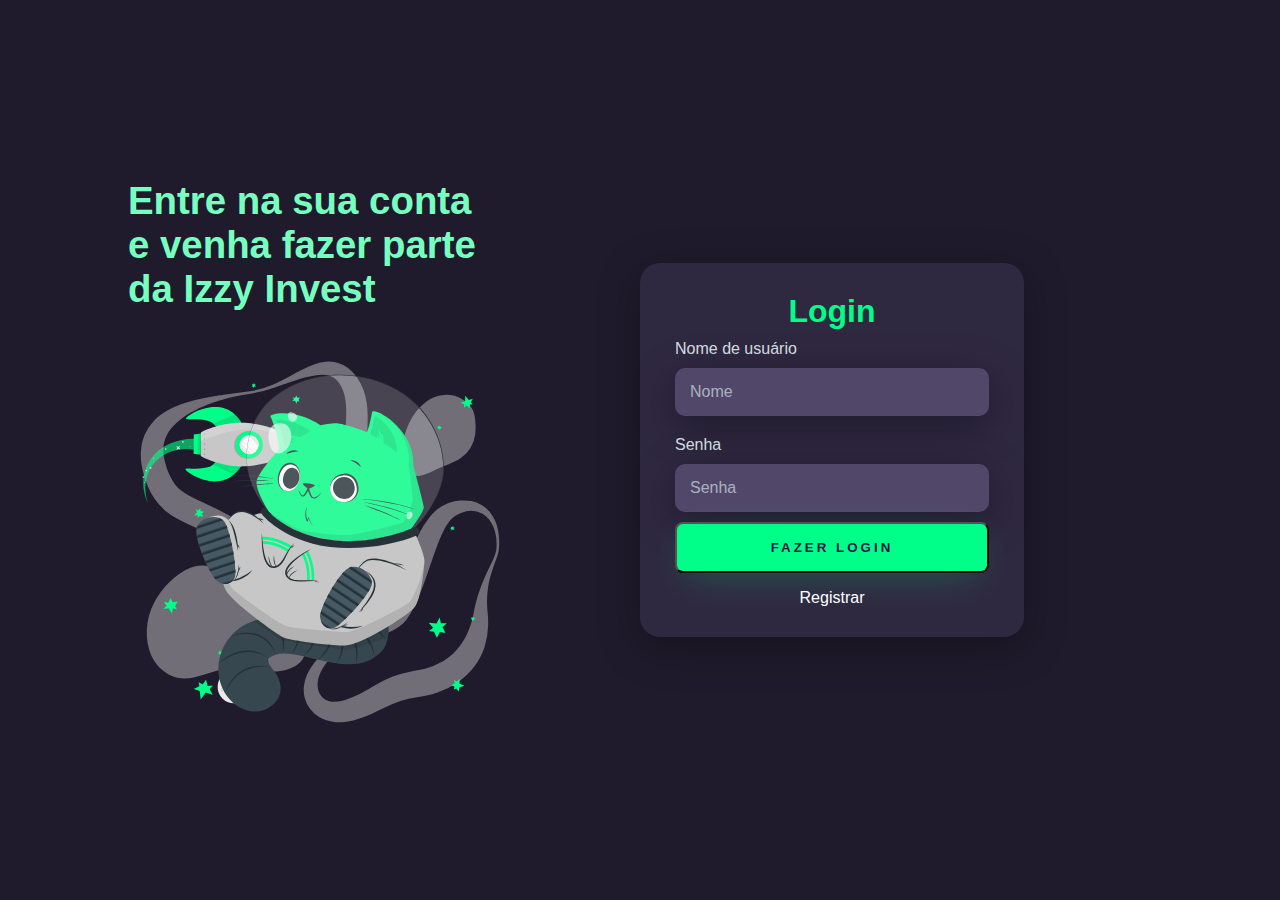
<file: templates/login.html>
<!DOCTYPE html>
<html lang="pt-br">
<head>
<meta charset="UTF-8"/>
<meta http-equiv="X-UA-Compatible" content="IE=edge">
<meta name="viewport" content="width=device-width, initial-scale=1.0">
<link rel="stylesheet" href="/static/styles.css">
<title>Login</title>
</head>
<body>
   <div class="main-login">
    <div class="left-login">
        <h1>Entre na sua conta<br>e venha fazer parte da Izzy Invest </h1>
        <img src="/static/astronauta.svg" class="left-login-image" alt="gato astronauta animação">
    </div>
    <form action="/login" method="post">
        <div class="right-login">
            <div class="card-login">
                <h1>Login</h1>
                <div class="textfield">
                    <label for="username">Nome de usuário</label>
                    <input type="username" name="username" id="username" placeholder="Nome" minlength="8" maxlength="20">
                </div>
                <div class="textfield">
                    <label for="senha">Senha</label>
                    <input type="password" name="password" id="password" placeholder="Senha" minlength="8" maxlength="20">
                </div>
                <button class="btn-login" value="sumbit">Fazer login</button>
                <a href="/register" class="changeRoute">Registrar</a>
            </div>
        </div>
    </form>
</div>
</body>
</html>
</file>
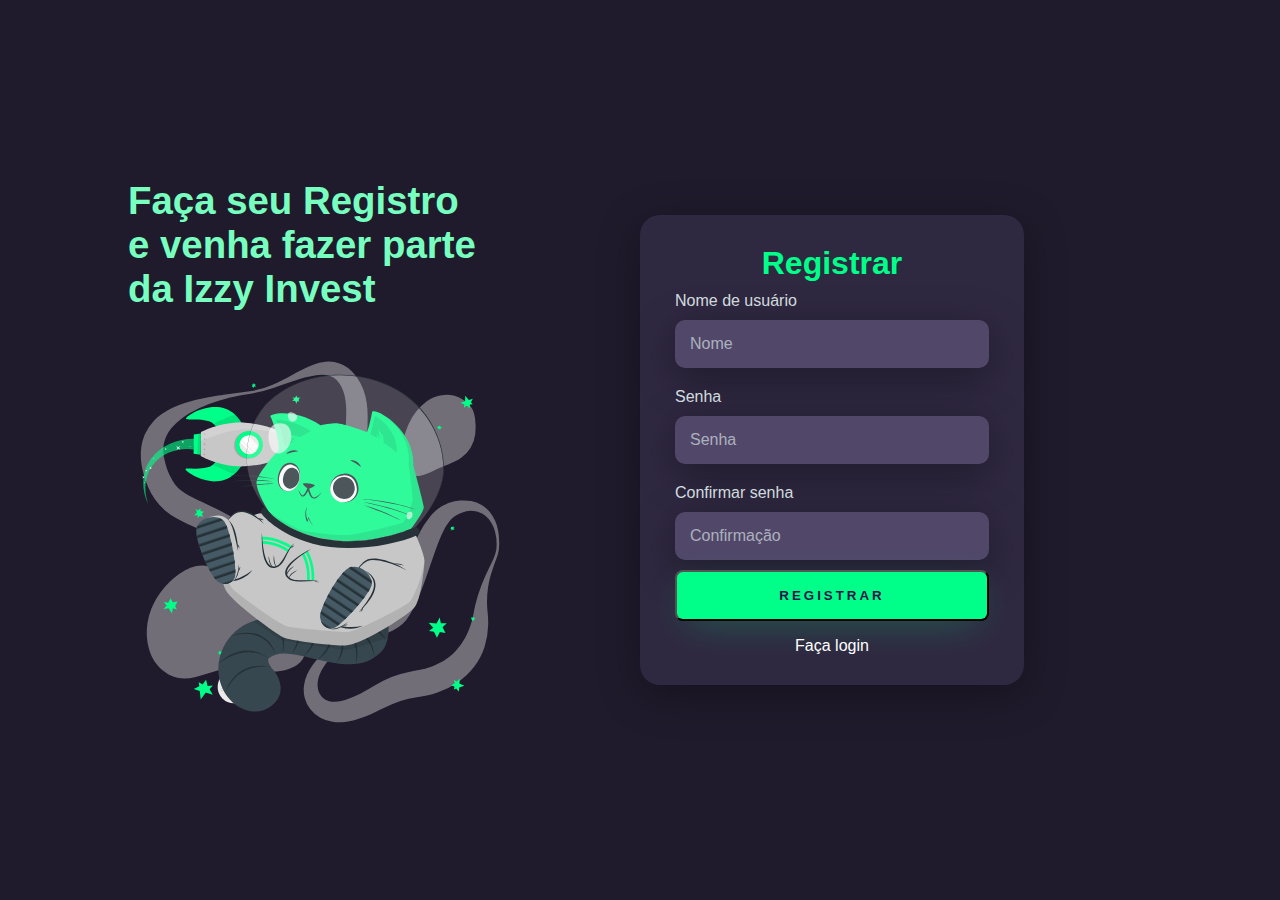
<file: templates/register.html>
<!DOCTYPE html>
<html lang="pt-br">
<head>
<meta charset="UTF-8"/>
<meta http-equiv="X-UA-Compatible" content="IE=edge">
<meta name="viewport" content="width=device-width, initial-scale=1.0">
<link rel="stylesheet" href="/static/styles.css">
<title>Login</title>
</head>
<body>
   <div class="main-login">
    <div class="left-login">
        <h1>Faça seu Registro<br>e venha fazer parte da Izzy Invest </h1>
        <img src="/static/astronauta.svg" class="left-login-image" alt="gato astronauta animação">
    </div>
    <form action="/register" method="post">
        <div class="right-login">
            <div class="card-login">
                <h1>Registrar</h1>
                <div class="textfield">
                    <label for="username">Nome de usuário</label>
                    <input type="username" name="username" id="username" placeholder="Nome" minlength="8" maxlength="20">
                </div>
                <div class="textfield">
                    <label for="senha">Senha</label>
                    <input type="password" name="password" id="password" placeholder="Senha" minlength="8" maxlength="20">
                </div>
                <div class="textfield">
                    <label for="confirmation">Confirmar senha</label>
                    <input type="password" name="confirmation" id="confirmation" placeholder="Confirmação" minlength="8" maxlength="20">
                </div>
                <button class="btn-login" value="sumbit">Registrar</button>
                <a href="/login" class="changeRoute">Faça login</a>
            </div>
        </div>
    </form>
</div>
</body>
</html>
</file>
<file: static/styles.css>
body
{
    background-color: #454d55;
    color: #9a9a9a;
}


nav .navbar-brand
{
    /* size for brand */
    font-size: xx-large;
}

/* Colors for brand */
nav .navbar-brand .blue
{
    color: #537fbe;
}
nav .navbar-brand .red
{
    color: #ea433b;
}
nav .navbar-brand .yellow
{
    color: #f5b82e;
}
nav .navbar-brand .green
{
    color: #2e944b;
}

main .form-control
{
    /* Center form controls */
    display: inline-block;

    /* Override Bootstrap's 100% width for form controls */
    width: auto;
}

main
{
    /* Scroll horizontally as needed */
    overflow-x: auto;

    /* Center contents */
    text-align: center;
}

main img
{
    /* Constrain images on small screens */
    max-width: 100%;
}

main table {
    text-align: left;
}

footer {
    position: fixed;
    padding: 10px 10px 0px 10px;
    bottom: 0;
    width: 100%;
    /* Height of the footer*/
    height: 40px;
}

/* stock style */

input[type="number"]{
    background-color: #454d55;
    border-color: #383c44;
    color: #9a9a9a;
}

input[type="number"]:focus{
    background-color: #454d55;
    color: #cccbcb;
}

.card{
    box-shadow: rgba(99, 99, 99, 0.2) 0px 2px 8px 0px;
    background-color: #383c44;
}

.radio-toolbar {
    margin: 10px;
  }
  
  .radio-toolbar input[type="radio"] {
    opacity: 0;
    position: fixed;
    width: 0;
  }
  
  .radio-toolbar label {
      display: inline-block;
      background-color: rgb(255, 255, 255);
      padding: 5px 20px;
      font-family: sans-serif, Arial;
      font-size: 16px;
      border: 2px solid rgb(219, 219, 219);
      border-radius: 4px;
  }
  
  .radio-toolbar label:hover {
    background-color: rgb(221, 233, 255);
  }
  
  .radio-toolbar input[type="radio"]:focus + label {
      border: 2px solid #444;
  }
  
  .radio-toolbar input[type="radio"]:checked + label {
      background-color: rgb(187, 224, 255);
      border-color: rgb(68, 131, 204);
  }

  input::-webkit-outer-spin-button,
  input::-webkit-inner-spin-button {
      -webkit-appearance: none;
      margin: 0;
  }

  input[type=number]{
    -moz-appearance: textfield;
}

.nav-link:hover{
    color: #2e944b !important; 
}

/* registro thiago */
@import url('https://fonts.googleapis.com/css2?family=Noto+Sans:wght@400;700&display=swap');


body{
    margin: 0;
    font-family: 'Noto Sans', sans-serif;
}

body * {
    box-sizing: border-box;
}

.main-login{
    background: #201b2c;
    display:flex;
    justify-content: center;
    align-items: center;
}

.left-login{
    width:30vw;
    height:100vh;
    display:flex;
    justify-content:center;
    align-items:center;
    flex-direction:column ;
}

.left-login >h1{
    font-size: 3vw;
    color:#77ffc0;
}

.left-login-image{
    width: 32vw;
}

.right-login{
    width:50vw;
    height: 100vh;
    display:flex;
    justify-content: center;
    align-items: center;
}

.card-login{
    width:60%;
    display: flex;
    justify-content: center;
    align-items: center;
    flex-direction: column;
    padding: 30px 35px;
    background: #2f2841;
    border-radius: 20px;
    box-shadow: 0px 10px 40px #00000056 ;
}

.card-login> h1{
    color:#00ff88;
    font-weight: 800;
    margin:0;
}

.textfield{
    width: 100%;
    display: flex;
    flex-direction:column;
    align-items: flex-start;
    justify-content:center;
    margin:10px 0px;
}

.textfield > input{
    width:100%;
    border:none;
    border-radius: 10px;
    padding: 15px;
    background: #514869;
    color:#f0ffffde;
    font-size: 12pt;
    box-shadow: 0px 10px 40px #00000056 ;
    outline: none;
    box-sizing: border-box;
}

.textfield > label{
    color: #f0ffffde;
    margin-bottom: 10px;
}

.textfield > input::placeholder{
    color: #f0ffff94;
}

.btn-login{
    width:100%;
    padding: 16px 0px;
    margin: none;
    border-radius: 8px;
    text-transform: uppercase ;
    font-weight: 800;
    letter-spacing: 3px;
    color: #2b134b;
    background: #00ff88 ;
    cursor: pointer;   /* pra quando coloca o cursor em cima do butão ele fica com o cursor de ação*/
    box-shadow: 0px 10px 40px -12px #00ff8052 ;
}

@media only screen and (max-width: 950px){
    .card-login{
        width: 85%
    }
}

@media only screen and (max-width: 600px){
    .main-login{
        flex-direction: column;
    }
    .left-login> h1{
        display:none;
    }
    .left-login{
        width: 100%;
        height: auto;
    }

    .right-login{
        width: 100%;
        height: auto;
    }
    .left-login-image{
        width: 50vw;  
    }
    .card-login{
        width: 90%
    }
}

.nav-link:hover{
    color: #2e944b !important; 
}

.changeRoute{
    margin-top: 1rem;
    text-decoration: none;
    color: white;
}
</file>
